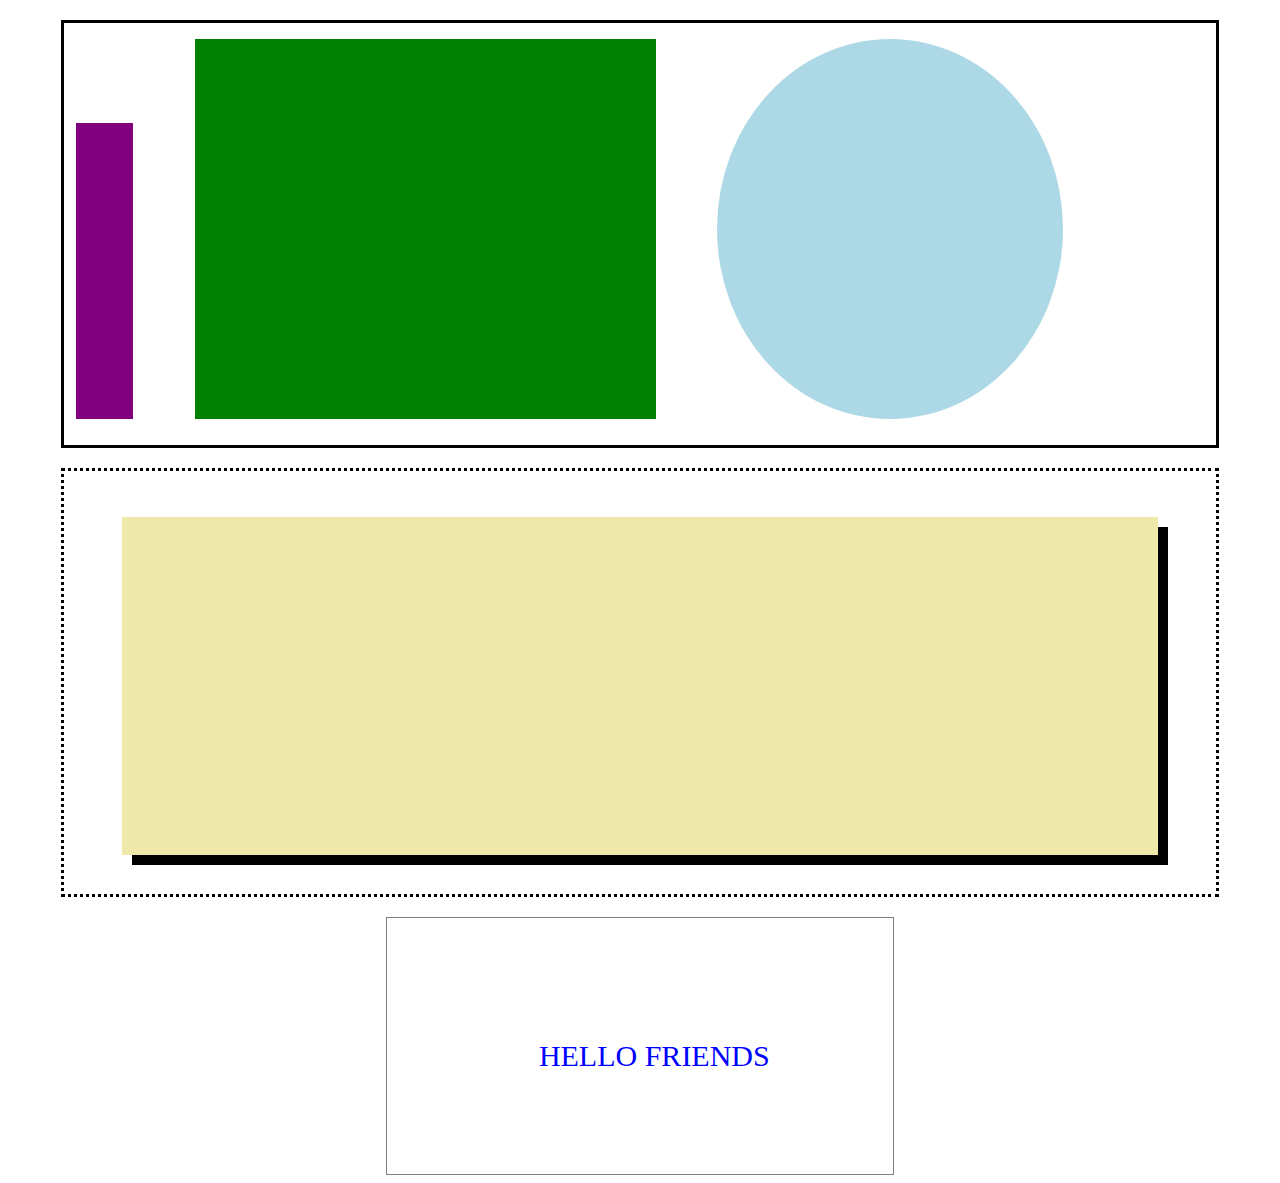
<file: second/index.html>
<!-- Put your HTML HERE, make sure to connect your index.css sheet -->
<!DOCTYPE html>
<html lang="en">
<head>
    <meta charset="UTF-8">
    <meta name="viewport" content="width=device-width, initial-scale=1.0">
    <meta http-equiv="X-UA-Compatible" content="ie=edge">
    <!-- <link rel="stylesheet" href="./reset.css"> -->
    <link rel="stylesheet" href="./index.css">
    <link href="https://fonts.googleapis.com/css?family=Roboto" rel="stylesheet">
    <title>Document</title>
</head>
<body>
    <div class="first-box">
        <p id="purple"></p>
        <p id="green"></p>
        <p id="blue"></p>
    </div>
    <div class="second-box">
        <p id="yellow"></p>
    </div>
    <div class="third-box">
        <p id="note">HELLO FRIENDS</p>
    </div>
</body>
</html>
</file>
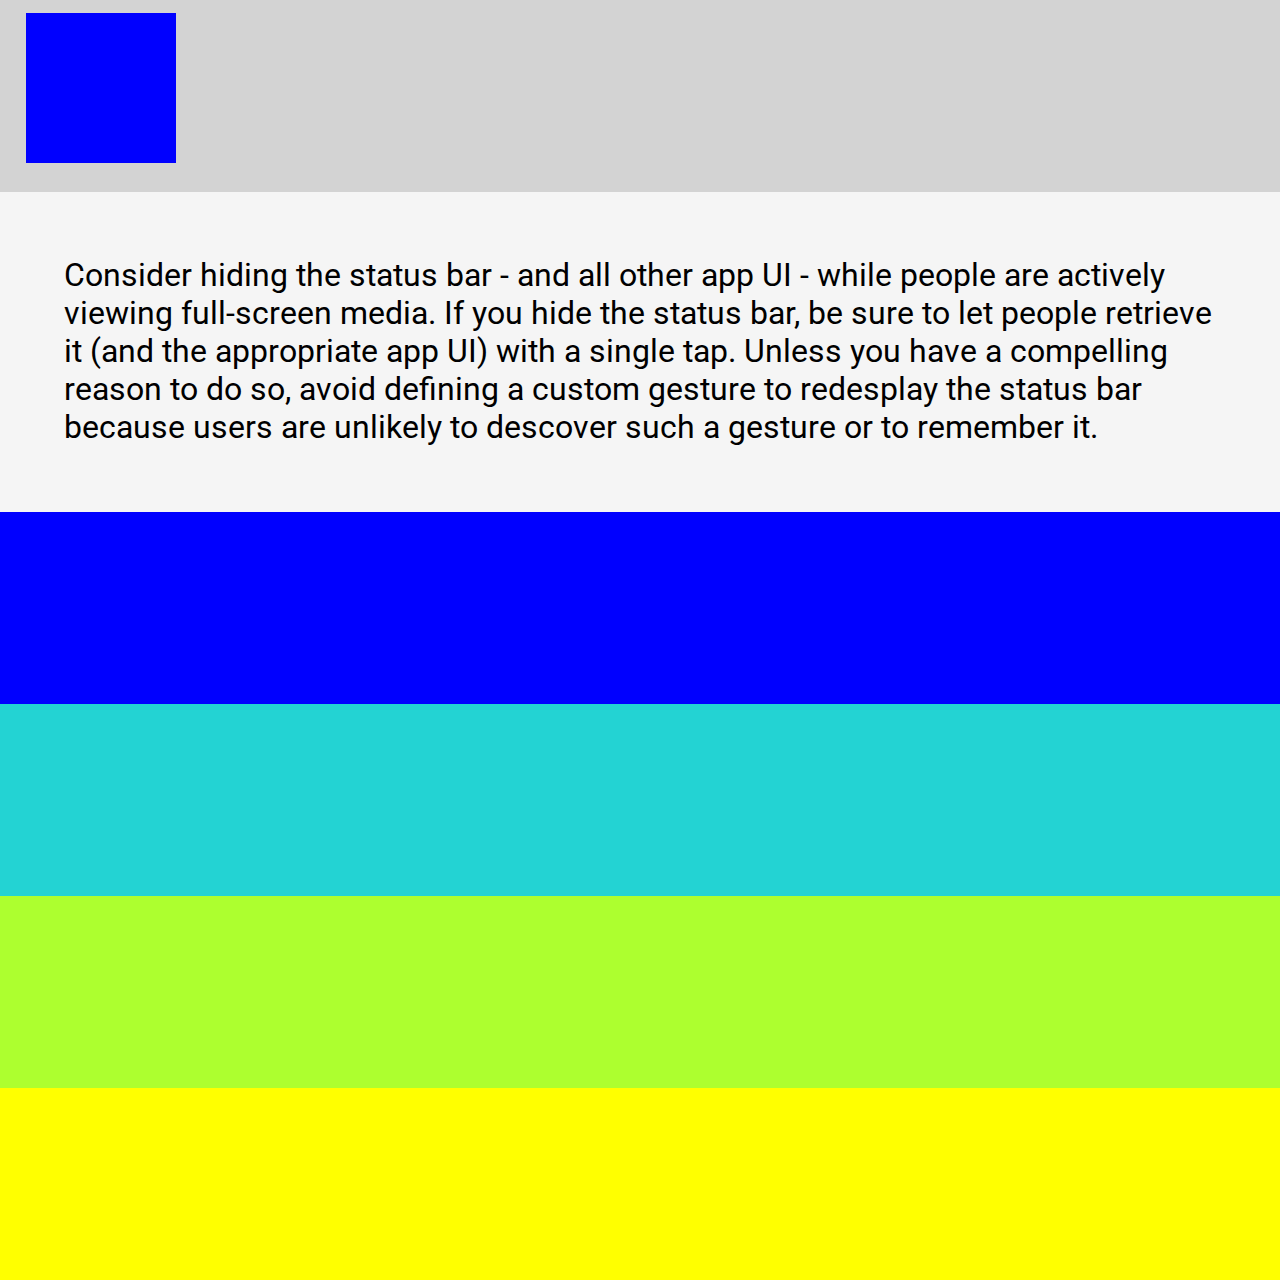
<file: third/index.html>
<!-- Put your HTML HERE, make sure to connect your index.css sheet -->
<!DOCTYPE html>
<html lang="en">
<head>
    <meta charset="UTF-8">
    <meta name="viewport" content="width=device-width, initial-scale=1.0">
    <meta http-equiv="X-UA-Compatible" content="ie=edge">
    <link rel="stylesheet" href="./reset.css">
    <link rel="stylesheet" href="./index.css">
    <link href="https://fonts.googleapis.com/css?family=Roboto" rel="stylesheet">
    <title>Document</title>
</head>
<body>
    <div class="gray">
        <p id="blue-box"></p>
    </div>
    <div class="white">
        <p id="text">Consider hiding the status bar - and all other app UI - while people are actively
            viewing full-screen media. If you hide the status bar, be sure to let people retrieve
            it (and the appropriate app UI) with a single tap. Unless you have a compelling
            reason to do so, avoid defining a custom gesture to redesplay the status bar
        because users are unlikely to descover such a gesture or to remember it.</p>
    </div>
    <div class="blue"></div>
    <div class="greenish"></div>
    <div class="green"></div>
    <div class="yellow"></div>
</body>
</html>
</file>
<file: second/index.css>
.first-box, .second-box {
    width: 90vw;
    height: 33vw;
    margin-left: auto;
    margin-right: auto;
    margin-top: 20px;
}
.first-box{
    border: 3px solid black;
}
#purple{
    background-color: purple;
    margin-left: 1%;
    margin-right: 5%;
    height: 70%;
    width: 5%;
    display: inline-block;
}
#green{
    background-color: green;
    
    height: 90%;
    width: 40%;
    margin-right: 5%;
    display: inline-block;
}
#blue{
    background-color: lightblue;
    height: 90%;
    width: 30%;
    border-radius: 50%;
    display: inline-block;
}
.second-box{
    border: 3px dotted black;
}
#yellow{
    background-color: palegoldenrod;
    height: 80%;
    width: 90%;
    margin:auto;
    margin-top: 4%;
    box-shadow: 10px 10px black;
}

.third-box{
    border: 1px solid gray;
    height: 20vw;
    width: 40%;
    margin-top: 20px;
    margin-right: auto;
    margin-left: auto;
}
#note{
    padding-left: 30%;
    padding-top: 18%;
    font-family: 'Roboto', ;
    font-size: 30px;
    color: blue;
}
</file>
<file: third/index.css>
div{
    width: 100%;
}
.gray{
    background-color: lightgray;
    height: 15vw;
}
#blue-box {
    background-color: blue;
    height: 150px;
    width: 150px;
    margin-top: 1%;
    margin-left: 2%;
    display: inline-block;
}
.white{
    background-color: whitesmoke;
    height: 25vw;
}
#text{
    padding: 5%;
    font-family: 'Roboto', serif;
    font-size: 32px;
}
.blue, .greenish, .green, .yellow {
    height: 15vw;
}
.blue{
    background-color: blue;
}
.greenish{
    background-color: rgb(35, 211, 211);
}
.green{
    background-color: greenyellow;
}
.yellow{
    background-color: yellow;
}
</file>
